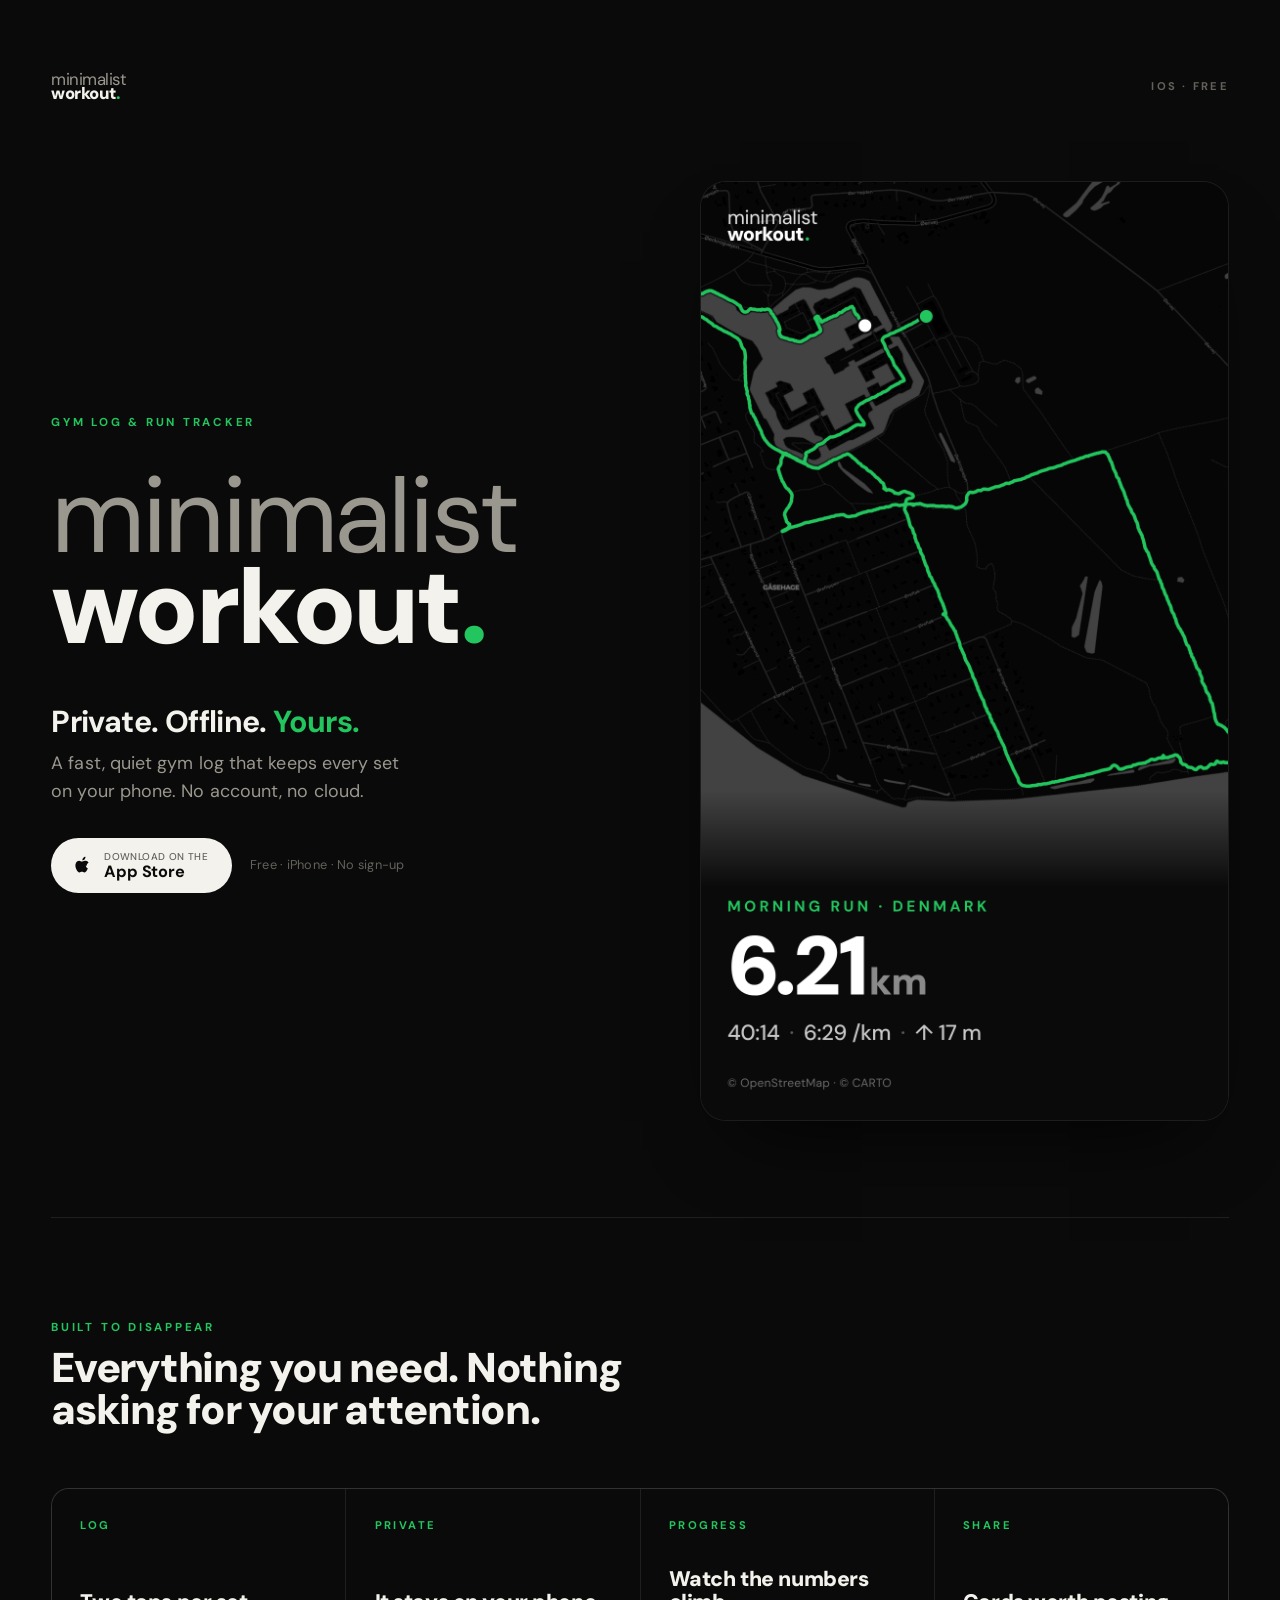
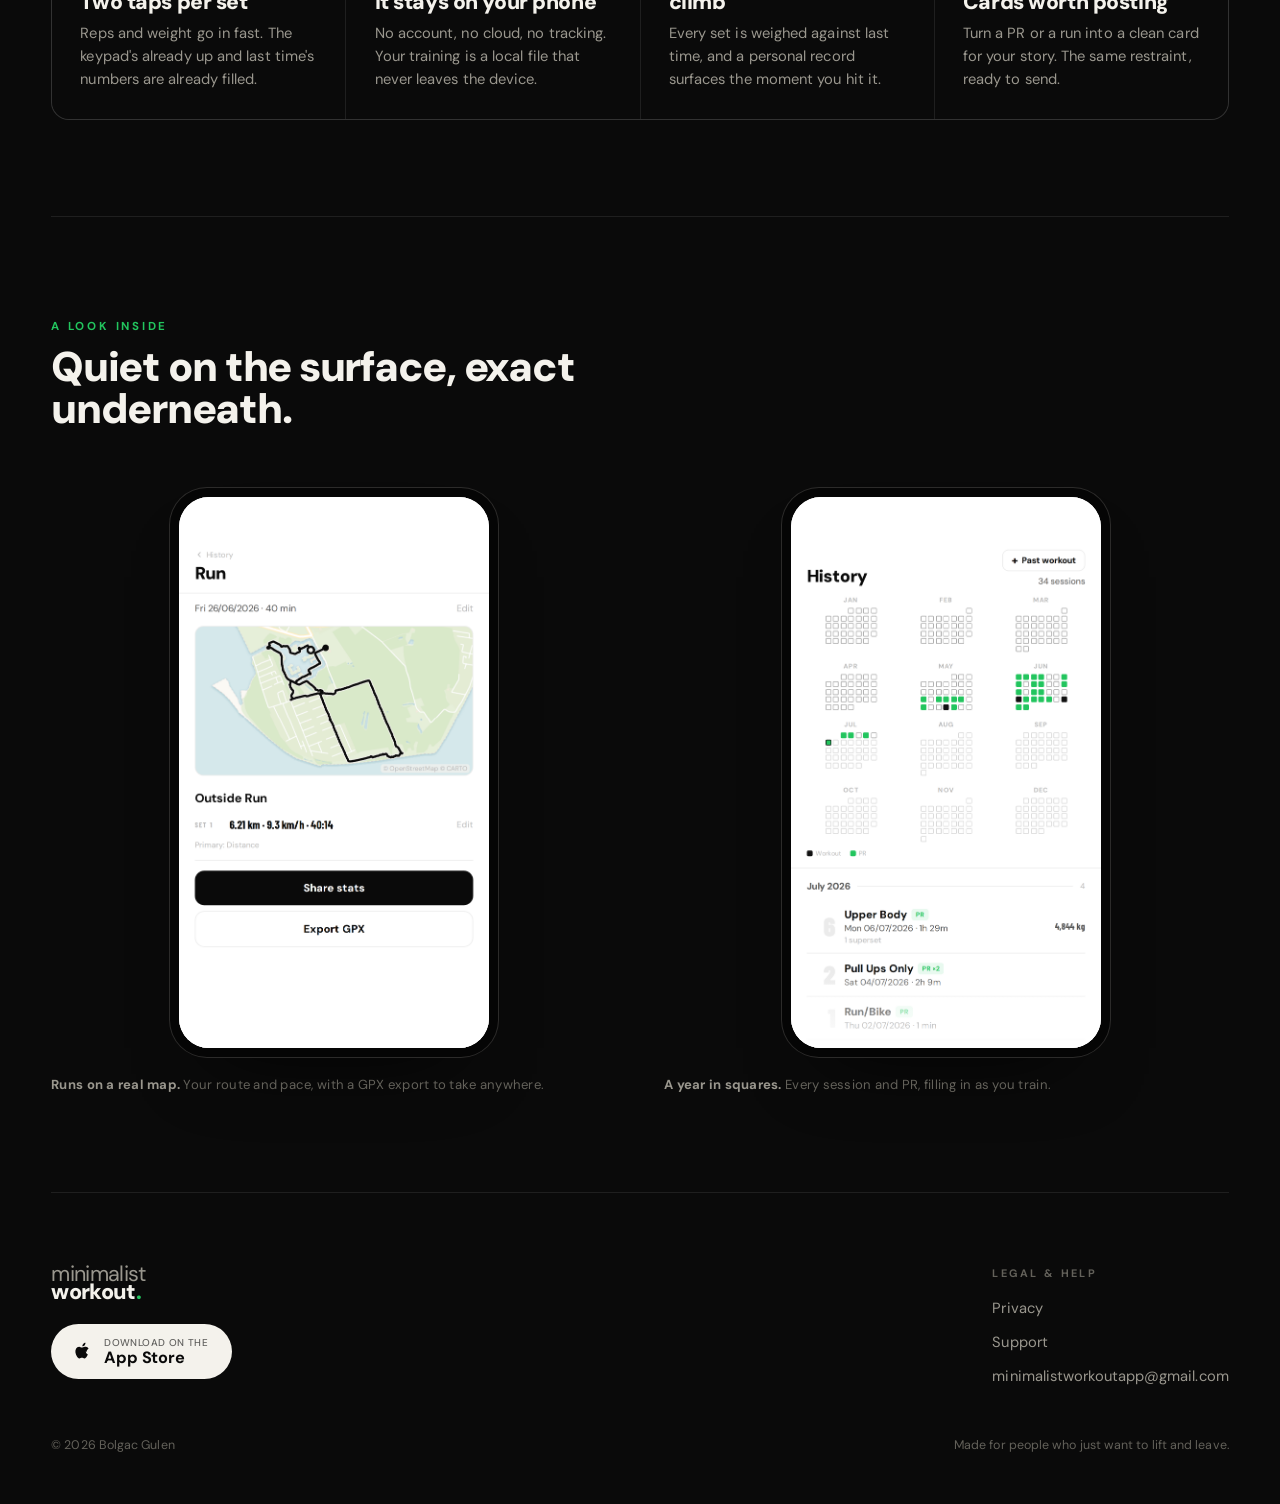
<file: index.html>
<!doctype html>
<html lang="en">
<head>
<meta charset="utf-8" />
<meta name="viewport" content="width=device-width, initial-scale=1" />
<title>Minimalist Workout. Private. Offline. Yours.</title>
<meta name="description" content="A fast, quiet gym log that keeps every set on your phone. No account, no cloud. Free on iPhone." />
<meta name="theme-color" content="#0a0a0a" />

<!-- Open Graph. og:image must be an ABSOLUTE url: WhatsApp/iMessage crawlers
     ignore relative paths, which is why shared links used to fall back to an
     ugly raw preview. -->
<meta property="og:type" content="website" />
<meta property="og:site_name" content="Minimalist Workout" />
<meta property="og:title" content="Minimalist Workout" />
<meta property="og:description" content="A fast, quiet gym log that keeps every set on your phone. No account, no cloud." />
<meta property="og:url" content="https://bolgacg.github.io/minimalist-workout-site/" />
<meta property="og:image" content="https://bolgacg.github.io/minimalist-workout-site/img/card-link.png" />
<meta property="og:image:width" content="2400" />
<meta property="og:image:height" content="1260" />
<meta name="twitter:card" content="summary_large_image" />
<meta name="twitter:title" content="Minimalist Workout" />
<meta name="twitter:description" content="A fast, quiet gym log that keeps every set on your phone. No account, no cloud." />
<meta name="twitter:image" content="https://bolgacg.github.io/minimalist-workout-site/img/card-link.png" />
<meta name="apple-itunes-app" content="app-id=6781074097" />

<!-- DM Sans, embedded base64 @font-face (400/500/700/900), no CDN -->
<link rel="stylesheet" href="fonts.css" />

<style>
  :root{
    --ink:      #0a0a0a;   /* ground */
    --ink-2:    #101010;   /* raised */
    --line:     rgba(244,242,236,0.09);
    --line-2:   rgba(244,242,236,0.16);
    --white:    #f4f2ec;   /* warm off-white. Never pure white */
    --body:     #9a978e;   /* warm grey body */
    --faint:    #63615a;   /* captions */
    --green:    #22c55e;   /* the one accent */
    --green-dim:#1f9d4d;
    --shell:    min(1180px, 92vw);
    --font: 'DM Sans', system-ui, -apple-system, Segoe UI, Roboto, sans-serif;
  }

  *{ box-sizing:border-box; }
  html{ -webkit-text-size-adjust:100%; }
  body{
    margin:0;
    background:var(--ink);
    color:var(--body);
    font-family:var(--font);
    font-weight:400;
    line-height:1.55;
    letter-spacing:0.005em;
    -webkit-font-smoothing:antialiased;
    text-rendering:optimizeLegibility;
    overflow-x:hidden;
  }
  img{ max-width:100%; display:block; }
  a{ color:inherit; text-decoration:none; }

  ::selection{ background:var(--green); color:#04140a; }
  :focus-visible{ outline:2px solid var(--green); outline-offset:3px; border-radius:2px; }

  .shell{ width:var(--shell); margin-inline:auto; }

  /* ---- shared type ---- */
  .eyebrow{
    font-size:0.72rem;
    font-weight:700;
    letter-spacing:0.24em;
    text-transform:uppercase;
    color:var(--green);
    display:inline-block;
  }
  .eyebrow .sep{ color:var(--faint); font-weight:500; }

  /* ---- wordmark ---- */
  .mark{
    line-height:0.86;
    letter-spacing:-0.03em;
    text-transform:lowercase;
  }
  .mark .thin{  display:block; font-weight:400; color:var(--body); }
  .mark .heavy{ display:block; font-weight:900; color:var(--white); }
  .dot{ color:var(--green); }

  /* ================= HERO ================= */
  .hero{
    padding-top:clamp(2.4rem, 6vw, 4.5rem);
    padding-bottom:clamp(3rem, 8vw, 6rem);
  }
  .nav{
    display:flex; align-items:center; justify-content:space-between;
    padding-bottom:clamp(2.6rem, 8vw, 5rem);
  }
  .nav .mark{ font-size:1.05rem; }
  .nav .nav-tag{
    font-size:0.7rem; font-weight:700; letter-spacing:0.2em; text-transform:uppercase;
    color:var(--faint);
  }

  .hero-grid{
    display:grid;
    grid-template-columns:1.05fr 0.95fr;
    gap:clamp(2rem, 5vw, 4.5rem);
    align-items:center;
  }

  .hero-lead .mark{
    font-size:clamp(3.4rem, 11vw, 6.6rem);
    margin:0.35em 0 0.5em;
  }
  .kicker{
    font-size:clamp(1.35rem, 3.4vw, 1.9rem);
    font-weight:700;
    color:var(--white);
    letter-spacing:-0.02em;
    line-height:1.1;
    margin:0 0 0.7rem;
  }
  .kicker .g{ color:var(--green); }
  .lede{
    font-size:clamp(1rem, 1.6vw, 1.12rem);
    color:var(--body);
    max-width:30ch;
    margin:0 0 2rem;
  }

  /* App Store button */
  .cta-row{ display:flex; align-items:center; gap:1.1rem; flex-wrap:wrap; }
  .appstore{
    display:inline-flex; align-items:center; gap:0.7rem;
    background:var(--white); color:#0a0a0a;
    padding:0.85rem 1.5rem 0.85rem 1.25rem;
    border-radius:999px;
    font-weight:700; letter-spacing:-0.01em;
    transition:transform .18s ease, background .18s ease;
    will-change:transform;
  }
  .appstore svg{ width:22px; height:22px; flex:none; }
  .appstore .sm{ display:block; font-size:0.62rem; font-weight:500; letter-spacing:0.04em; opacity:0.62; line-height:1; margin-bottom:2px; text-transform:uppercase; }
  .appstore .lg{ display:block; font-size:1.02rem; line-height:1; }
  .appstore:hover{ transform:translateY(-2px); }
  .cta-note{ font-size:0.8rem; color:var(--faint); letter-spacing:0.02em; }

  /* hero visual. The route card */
  .hero-visual{
    position:relative;
    border-radius:26px;
    overflow:hidden;
    border:1px solid var(--line);
    box-shadow:0 40px 80px -40px rgba(0,0,0,0.9);
    aspect-ratio:9/16;
    background:#080808;
  }
  .hero-visual img{ width:100%; height:100%; object-fit:cover; }

  /* ================= VALUE PROPS ================= */
  .props{
    border-top:1px solid var(--line);
    padding-block:clamp(3.5rem, 8vw, 6rem);
  }
  .section-head{ margin-bottom:clamp(2.4rem, 5vw, 3.5rem); }
  .section-head h2{
    font-size:clamp(1.7rem, 4.5vw, 2.6rem);
    font-weight:900; color:var(--white);
    letter-spacing:-0.03em; line-height:1.02;
    margin:0.5rem 0 0; max-width:20ch;
  }

  .prop-grid{
    display:grid;
    grid-template-columns:repeat(4, 1fr);
    gap:1px;
    background:var(--line);
    border:1px solid var(--line);
    border-radius:18px;
    overflow:hidden;
  }
  .prop{
    background:var(--ink);
    padding:clamp(1.6rem, 2.2vw, 2.1rem);
    display:flex; flex-direction:column;
    min-height:230px;
  }
  .prop .num{
    font-size:0.7rem; font-weight:700; letter-spacing:0.22em; text-transform:uppercase;
    color:var(--green); margin-bottom:auto;
  }
  .prop h3{
    font-size:1.32rem; font-weight:900; color:var(--white);
    letter-spacing:-0.02em; line-height:1.05;
    margin:1.6rem 0 0.6rem;
  }
  .prop p{ font-size:0.92rem; color:var(--body); margin:0; }

  /* ================= GALLERY ================= */
  .gallery{
    border-top:1px solid var(--line);
    padding-block:clamp(3.5rem, 8vw, 6rem);
  }
  .gallery-grid{
    display:grid;
    grid-template-columns:1fr 1fr;
    gap:clamp(1.5rem, 4vw, 3rem);
    align-items:start;
  }
  figure{ margin:0; }
  figcaption{
    margin-top:1.1rem;
    font-size:0.82rem; color:var(--faint);
    letter-spacing:0.02em;
  }
  figcaption b{ color:var(--body); font-weight:600; }

  /* Showcase frames. Both panels are app screens now, so they share the IDENTICAL
     device-frame treatment: same size, same crop, top-aligned on the same baseline.
     Both class names (.phone / .card) are kept so the motion layer stays wired to
     each figure. */
  .phone, .card{
    padding:9px;
    background:#050505;
    border:1px solid var(--line-2);
    border-radius:38px;
    box-shadow:0 40px 80px -50px rgba(0,0,0,0.95);
    max-width:330px;
    margin-inline:auto;
  }
  .phone .screen, .card .screen{
    border-radius:30px; overflow:hidden; position:relative;
    background:#fff;
    aspect-ratio:9/16;               /* crop the empty white tail of the shot */
  }
  .phone .screen img, .card .screen img{
    width:100%; height:100%;
    object-fit:cover; object-position:top center;
  }
  .phone .screen::after, .card .screen::after{   /* soft fade where the shot is cropped */
    content:""; position:absolute; left:0; right:0; bottom:0; height:14%;
    background:linear-gradient(to top, rgba(255,255,255,0.9), rgba(255,255,255,0));
    pointer-events:none;
  }

  /* ================= FOOTER ================= */
  footer{
    border-top:1px solid var(--line);
    padding-block:clamp(3rem, 6vw, 4.5rem) 3rem;
  }
  .foot-grid{
    display:flex; justify-content:space-between; align-items:flex-start;
    gap:2rem; flex-wrap:wrap;
  }
  footer .mark{ font-size:1.35rem; }
  .foot-cta{ margin-top:1.4rem; }
  .foot-links{
    display:flex; flex-direction:column; gap:0.7rem;
    font-size:0.92rem;
  }
  .foot-links a, .foot-links span{ color:var(--body); }
  .foot-links a:hover{ color:var(--white); }
  .foot-links .lab{ font-size:0.68rem; font-weight:700; letter-spacing:0.22em; text-transform:uppercase; color:var(--faint); margin-bottom:0.3rem; }
  .copy{
    margin-top:3rem; font-size:0.78rem; color:var(--faint);
    display:flex; justify-content:space-between; gap:1rem; flex-wrap:wrap;
  }

  /* ================= reveal motion ================= */
  .rise{ opacity:0; transform:translateY(18px); transition:opacity .7s ease, transform .7s cubic-bezier(.2,.7,.2,1); }
  .rise.in{ opacity:1; transform:none; }
  @media (prefers-reduced-motion:reduce){
    .rise{ opacity:1; transform:none; transition:none; }
    .appstore, .appstore:hover{ transition:none; transform:none; }
  }

  /* ================= responsive ================= */
  @media (max-width:900px){
    .hero-grid{ grid-template-columns:1fr; gap:2.8rem; }
    .hero-visual{ max-width:360px; margin-inline:auto; width:100%; }
    .prop-grid{ grid-template-columns:1fr 1fr; }
    .prop{ min-height:200px; }
  }
  @media (max-width:560px){
    .prop-grid{ grid-template-columns:1fr; }
    .prop{ min-height:0; }
    .gallery-grid{ grid-template-columns:1fr; gap:3rem; }
    .nav .nav-tag{ display:none; }
    .lede{ max-width:36ch; }
    .foot-grid{ gap:2.4rem; }
  }
</style>
</head>
<body>

<main class="hero shell" role="main">
  <nav class="nav rise">
    <div class="mark" aria-label="Minimalist Workout">
      <span class="thin">minimalist</span>
      <span class="heavy">workout<span class="dot">.</span></span>
    </div>
    <div class="nav-tag">iOS · Free</div>
  </nav>

  <div class="hero-grid">
    <div class="hero-lead">
      <span class="eyebrow rise">Gym log &amp; run tracker</span>
      <h1 class="mark rise" aria-label="Minimalist Workout" style="transition-delay:.05s">
        <span class="thin">minimalist</span>
        <span class="heavy">workout<span class="dot">.</span></span>
      </h1>
      <p class="kicker rise" style="transition-delay:.1s">Private. Offline. <span class="g">Yours.</span></p>
      <p class="lede rise" style="transition-delay:.14s">A fast, quiet gym log that keeps every set on your phone. No account, no cloud.</p>
      <div class="cta-row rise" style="transition-delay:.18s">
        <a class="appstore" href="https://apps.apple.com/app/id6781074097" aria-label="Download on the App Store">
          <svg viewBox="0 0 24 24" fill="currentColor" aria-hidden="true"><path d="M17.05 12.04c-.03-2.53 2.07-3.74 2.16-3.8-1.18-1.72-3.02-1.96-3.67-1.98-1.56-.16-3.04.92-3.83.92-.79 0-1.68-.9-2.77-.88-1.43.02-2.74.83-3.48 2.11-1.48 2.57-.38 6.38 1.06 8.47.7 1.02 1.54 2.17 2.64 2.13 1.06-.04 1.46-.68 2.74-.68 1.28 0 1.64.68 2.76.66 1.14-.02 1.86-1.04 2.56-2.07.8-1.18 1.13-2.32 1.15-2.38-.03-.01-2.2-.85-2.22-3.35zM14.9 4.6c.58-.71.98-1.7.87-2.68-.84.03-1.86.56-2.47 1.27-.54.62-1.02 1.62-.89 2.58.94.07 1.9-.47 2.49-1.17z"/></svg>
          <span><span class="sm">Download on the</span><span class="lg">App Store</span></span>
        </a>
        <span class="cta-note">Free · iPhone · No sign-up</span>
      </div>
    </div>

    <div class="hero-visual rise" style="transition-delay:.12s">
      <img src="img/card-route.png" alt="A run traced in green over a dark map. 6.21 km recorded by GPS." width="2160" height="3840" fetchpriority="high" />
    </div>
  </div>
</main>

<section class="props shell" aria-labelledby="why">
  <div class="section-head rise">
    <span class="eyebrow">Built to disappear</span>
    <h2 id="why">Everything you need. Nothing asking for your attention.</h2>
  </div>
  <div class="prop-grid">
    <div class="prop rise">
      <span class="num">Log</span>
      <h3>Two taps per set</h3>
      <p>Reps and weight go in fast. The keypad's already up and last time's numbers are already filled.</p>
    </div>
    <div class="prop rise" style="transition-delay:.06s">
      <span class="num">Private</span>
      <h3>It stays on your phone</h3>
      <p>No account, no cloud, no tracking. Your training is a local file that never leaves the device.</p>
    </div>
    <div class="prop rise" style="transition-delay:.12s">
      <span class="num">Progress</span>
      <h3>Watch the numbers climb</h3>
      <p>Every set is weighed against last time, and a personal record surfaces the moment you hit it.</p>
    </div>
    <div class="prop rise" style="transition-delay:.18s">
      <span class="num">Share</span>
      <h3>Cards worth posting</h3>
      <p>Turn a PR or a run into a clean card for your story. The same restraint, ready to send.</p>
    </div>
  </div>
</section>

<section class="gallery shell" aria-labelledby="look">
  <div class="section-head rise">
    <span class="eyebrow">A look inside</span>
    <h2 id="look">Quiet on the surface, exact underneath.</h2>
  </div>
  <div class="gallery-grid">
    <figure class="rise">
      <div class="phone">
        <div class="screen">
          <img src="img/app-run.png" alt="The History run screen: a recorded run traced over a real map, with distance, pace, and a GPX export." width="1290" height="2796" loading="lazy" />
        </div>
      </div>
      <figcaption><b>Runs on a real map.</b> Your route and pace, with a GPX export to take anywhere.</figcaption>
    </figure>
    <figure class="rise" style="transition-delay:.08s">
      <div class="card">
        <div class="screen">
          <img src="img/app-history.png" alt="The History year view: a grid of small squares, one per day, filled in where a workout or a personal record happened." width="1290" height="2796" loading="lazy" />
        </div>
      </div>
      <figcaption><b>A year in squares.</b> Every session and PR, filling in as you train.</figcaption>
    </figure>
  </div>
</section>

<footer class="shell">
  <div class="foot-grid">
    <div>
      <div class="mark" aria-label="Minimalist Workout">
        <span class="thin">minimalist</span>
        <span class="heavy">workout<span class="dot">.</span></span>
      </div>
      <div class="foot-cta">
        <a class="appstore" href="https://apps.apple.com/app/id6781074097" aria-label="Download on the App Store">
          <svg viewBox="0 0 24 24" fill="currentColor" aria-hidden="true"><path d="M17.05 12.04c-.03-2.53 2.07-3.74 2.16-3.8-1.18-1.72-3.02-1.96-3.67-1.98-1.56-.16-3.04.92-3.83.92-.79 0-1.68-.9-2.77-.88-1.43.02-2.74.83-3.48 2.11-1.48 2.57-.38 6.38 1.06 8.47.7 1.02 1.54 2.17 2.64 2.13 1.06-.04 1.46-.68 2.74-.68 1.28 0 1.64.68 2.76.66 1.14-.02 1.86-1.04 2.56-2.07.8-1.18 1.13-2.32 1.15-2.38-.03-.01-2.2-.85-2.22-3.35zM14.9 4.6c.58-.71.98-1.7.87-2.68-.84.03-1.86.56-2.47 1.27-.54.62-1.02 1.62-.89 2.58.94.07 1.9-.47 2.49-1.17z"/></svg>
          <span><span class="sm">Download on the</span><span class="lg">App Store</span></span>
        </a>
      </div>
    </div>

    <div class="foot-links">
      <span class="lab">Legal &amp; help</span>
      <a href="https://bolgacg.github.io/minimalist-workout-legal/privacy.html">Privacy</a>
      <a href="https://bolgacg.github.io/minimalist-workout-legal/support.html">Support</a>
      <a href="mailto:minimalistworkoutapp@gmail.com">minimalistworkoutapp@gmail.com</a>
    </div>
  </div>

  <div class="copy">
    <span>© 2026 Bolgac Gulen</span>
    <span>Made for people who just want to lift and leave.</span>
  </div>
</footer>

<script>
  (function(){
    var els = document.querySelectorAll('.rise');
    if(!('IntersectionObserver' in window)){
      els.forEach(function(e){ e.classList.add('in'); });
      return;
    }
    var io = new IntersectionObserver(function(entries){
      entries.forEach(function(en){
        if(en.isIntersecting){ en.target.classList.add('in'); io.unobserve(en.target); }
      });
    }, { threshold:0.12, rootMargin:'0px 0px -8% 0px' });
    els.forEach(function(e){ io.observe(e); });
  })();
</script>
</body>
</html>
</file>
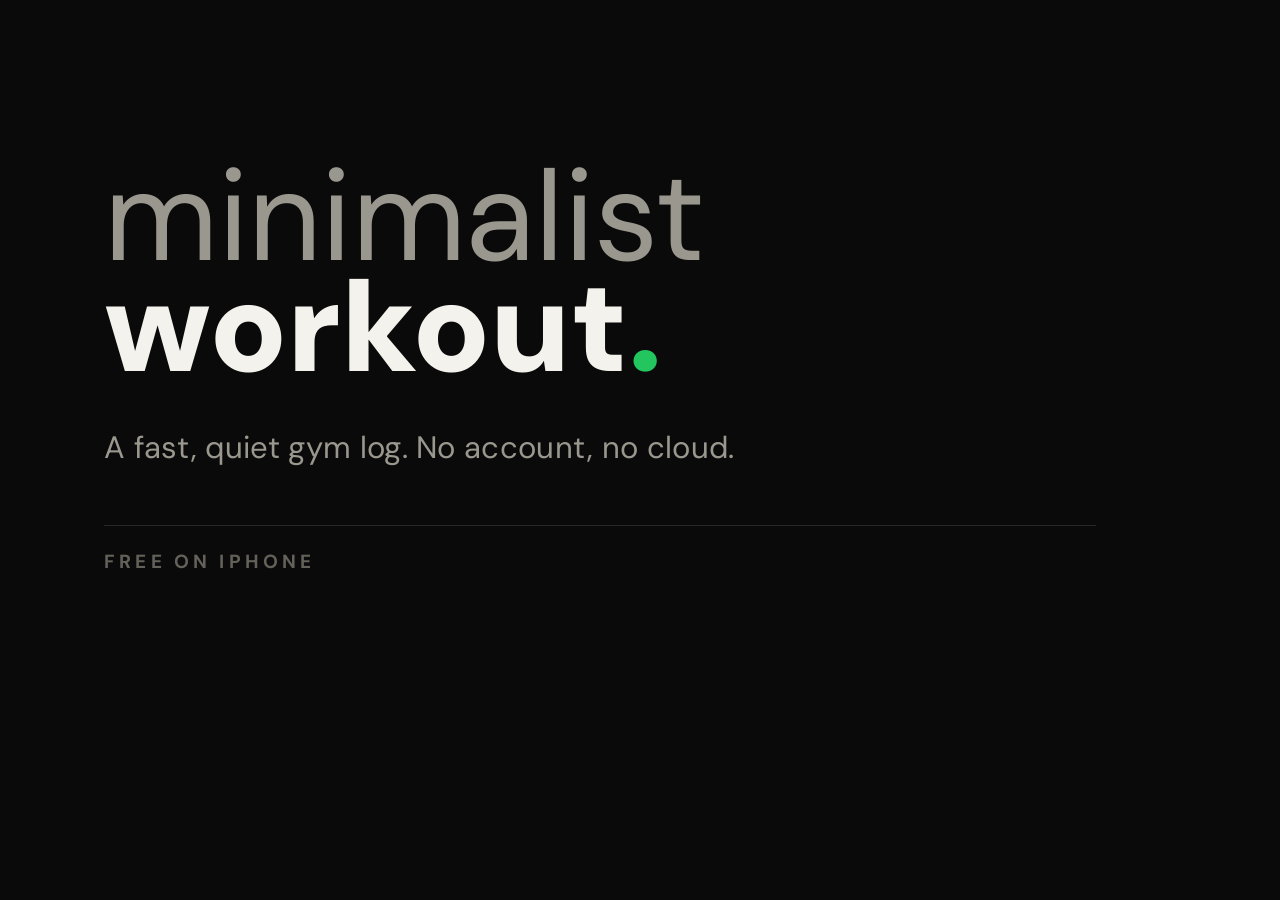
<file: og/card-src.html>
<!doctype html>
<html lang="en">
<head>
<meta charset="utf-8" />
<!-- Source for img/card-link.png, the 1200x630 link-preview card.
     Render: chromium screenshot at viewport 1200x630. -->
<link rel="stylesheet" href="../fonts.css" />
<style>
  * { margin: 0; padding: 0; box-sizing: border-box; }
  html, body { width: 1200px; height: 630px; }
  body {
    background: #0a0a0a;
    font-family: 'DM Sans', sans-serif;
    display: flex;
    flex-direction: column;
    justify-content: center;
    padding: 0 104px;
    position: relative;
  }
  .mark { line-height: 0.86; letter-spacing: -0.02em; }
  .mark .top { font-weight: 400; font-size: 128px; color: #9a978e; }
  .mark .bottom { font-weight: 900; font-size: 128px; color: #f4f2ec; }
  .mark .dot { color: #22c55e; }
  .tag {
    margin-top: 44px;
    font-weight: 400;
    font-size: 31px;
    color: #9a978e;
    letter-spacing: 0.01em;
  }
  .foot {
    position: absolute;
    left: 104px;
    bottom: 56px;
    font-weight: 700;
    font-size: 19px;
    letter-spacing: 0.22em;
    text-transform: uppercase;
    color: #63615a;
  }
  .rule {
    position: absolute;
    left: 104px;
    right: 104px;
    bottom: 104px;
    height: 1px;
    background: rgba(244,242,236,0.12);
  }
</style>
</head>
<body>
  <div class="mark">
    <div class="top">minimalist</div>
    <div class="bottom">workout<span class="dot">.</span></div>
  </div>
  <div class="tag">A fast, quiet gym log. No account, no cloud.</div>
  <div class="rule"></div>
  <div class="foot">Free on iPhone</div>
</body>
</html>
</file>
<file: fonts.css>
@font-face{font-family:'DM Sans';font-style:normal;font-weight:400;font-display:swap;src:url([data-uri]) format('truetype');}
@font-face{font-family:'DM Sans';font-style:normal;font-weight:500;font-display:swap;src:url([data-uri]) format('truetype');}
@font-face{font-family:'DM Sans';font-style:normal;font-weight:700;font-display:swap;src:url([data-uri]) format('truetype');}
@font-face{font-family:'DM Sans';font-style:normal;font-weight:900;font-display:swap;src:url([data-uri]) format('truetype');}
</file>
